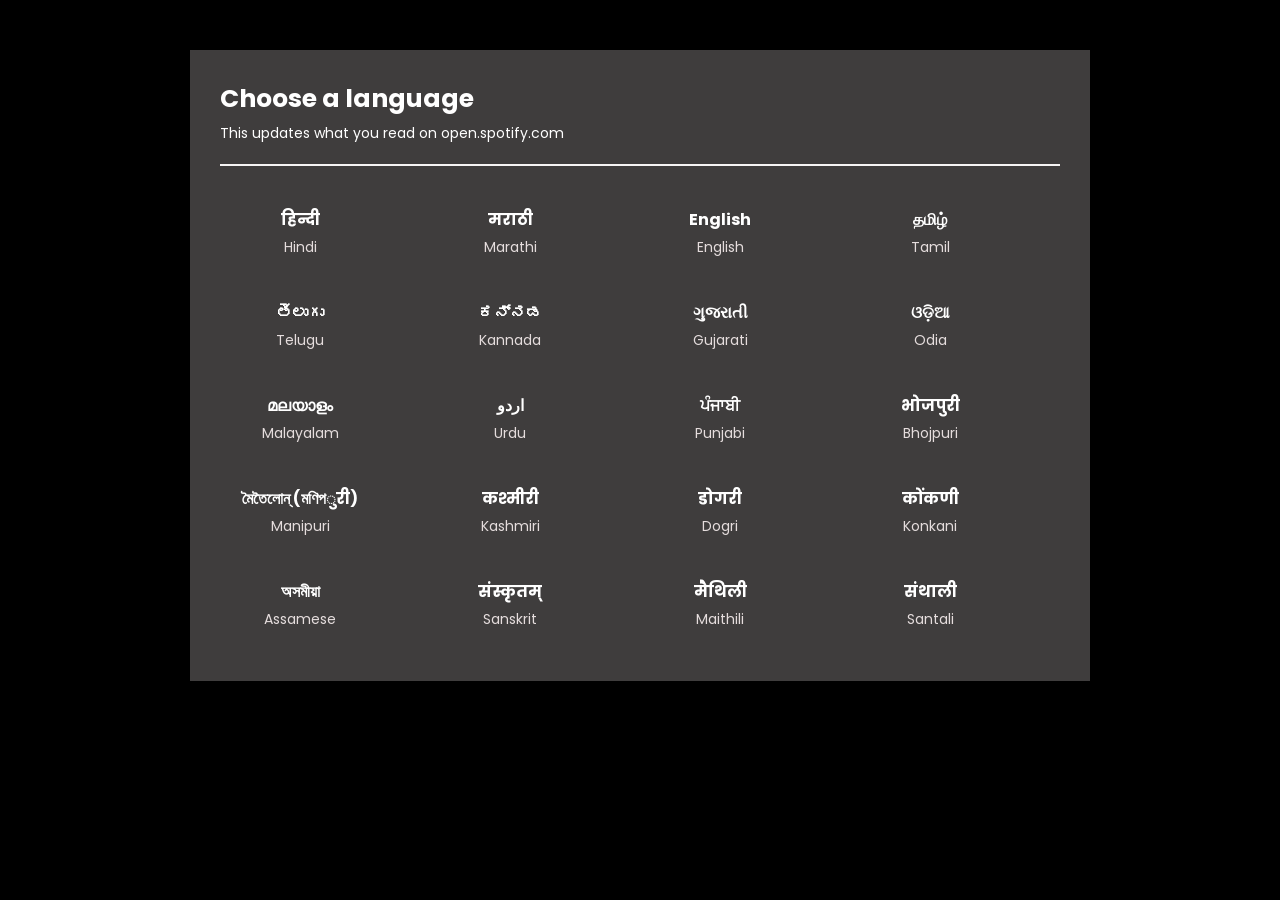
<file: lang.html>
<!DOCTYPE html>
<html lang="en">
<head>
    <meta charset="UTF-8">
    <meta name="viewport" content="width=device-width, initial-scale=1.0">
    <title>Select Language</title>
    <link rel="stylesheet" href="style.css">
    <link rel="stylesheet" href="media.css">
    <link rel="stylesheet" href="https://cdnjs.cloudflare.com/ajax/libs/font-awesome/6.7.2/css/all.min.css">
    <link href="https://fonts.googleapis.com/css2?family=Poppins:ital,wght@0,100;0,200;0,300;0,400;0,500;0,600;0,700;0,800;0,900;1,100;1,200;1,300;1,400;1,500;1,600;1,700;1,800;1,900&display=swap"
        rel="stylesheet">
</head>
<body>
    <div class="language">
        <div class="lang-mid">
            <div class="lang-header">
                <h2>Choose a language</h2>
                <p>This updates what you read on open.spotify.com</p>
            </div>
            <div class="lang-border"></div>
            <div class="lang-body">
                <div class="lang-body-items">
                    <h3>हिन्दी</h3>
                    <p>Hindi</p>
                </div>

                <div class="lang-body-items">
                    <h3>मराठी</h3>
                    <p>Marathi</p>
                </div>

                <div class="lang-body-items">
                    <h3>English</h3>
                    <p>English</p>
                </div>

                <div class="lang-body-items">
                    <h3>தமிழ்</h3>
                    <p>Tamil</p>
                </div>

                <div class="lang-body-items">
                    <h3>తెలుగు</h3>
                    <p>Telugu</p>
                </div>

                <div class="lang-body-items">
                    <h3>ಕನ್ನಡ</h3>
                    <p>Kannada</p>
                </div>

                <div class="lang-body-items">
                    <h3>ગુજરાતી</h3>
                    <p>Gujarati</p>
                </div>

                <div class="lang-body-items">
                    <h3>ଓଡ଼ିଆ</h3>
                    <p>Odia</p>
                </div>

                <div class="lang-body-items">
                    <h3>മലയാളം</h3>
                    <p>Malayalam</p>
                </div>

                <div class="lang-body-items">
                    <h3>اردو</h3>
                    <p>Urdu</p>
                </div>

                <div class="lang-body-items">
                    <h3>ਪੰਜਾਬੀ</h3>
                    <p>Punjabi</p>
                </div>

                <div class="lang-body-items">
                    <h3>भोजपुरी</h3>
                    <p>Bhojpuri</p>
                </div>

                <div class="lang-body-items">
                    <h3>মৈতৈলোন্ (মণিপुरी)</h3>
                    <p>Manipuri</p>
                </div>

                <div class="lang-body-items">
                    <h3>कश्मीरी</h3>
                    <p>Kashmiri</p>
                </div>

                <div class="lang-body-items">
                    <h3>डोगरी</h3>
                    <p>Dogri</p>
                </div>

                <div class="lang-body-items">
                    <h3>कोंकणी</h3>
                    <p>Konkani</p>
                </div>

                <div class="lang-body-items">
                    <h3>অসমীয়া</h3>
                    <p>Assamese</p>
                </div>

                <div class="lang-body-items">
                    <h3>संस्कृतम्</h3>
                    <p>Sanskrit</p>
                </div>

                <div class="lang-body-items">
                    <h3>मैथिली</h3>
                    <p>Maithili</p>
                </div>

                <div class="lang-body-items">
                    <h3>संथाली</h3>
                    <p>Santali</p>
                </div>
            </div>
        </div>
    </div>
</body>
<script src="script.js"></script>
</html>
</file>
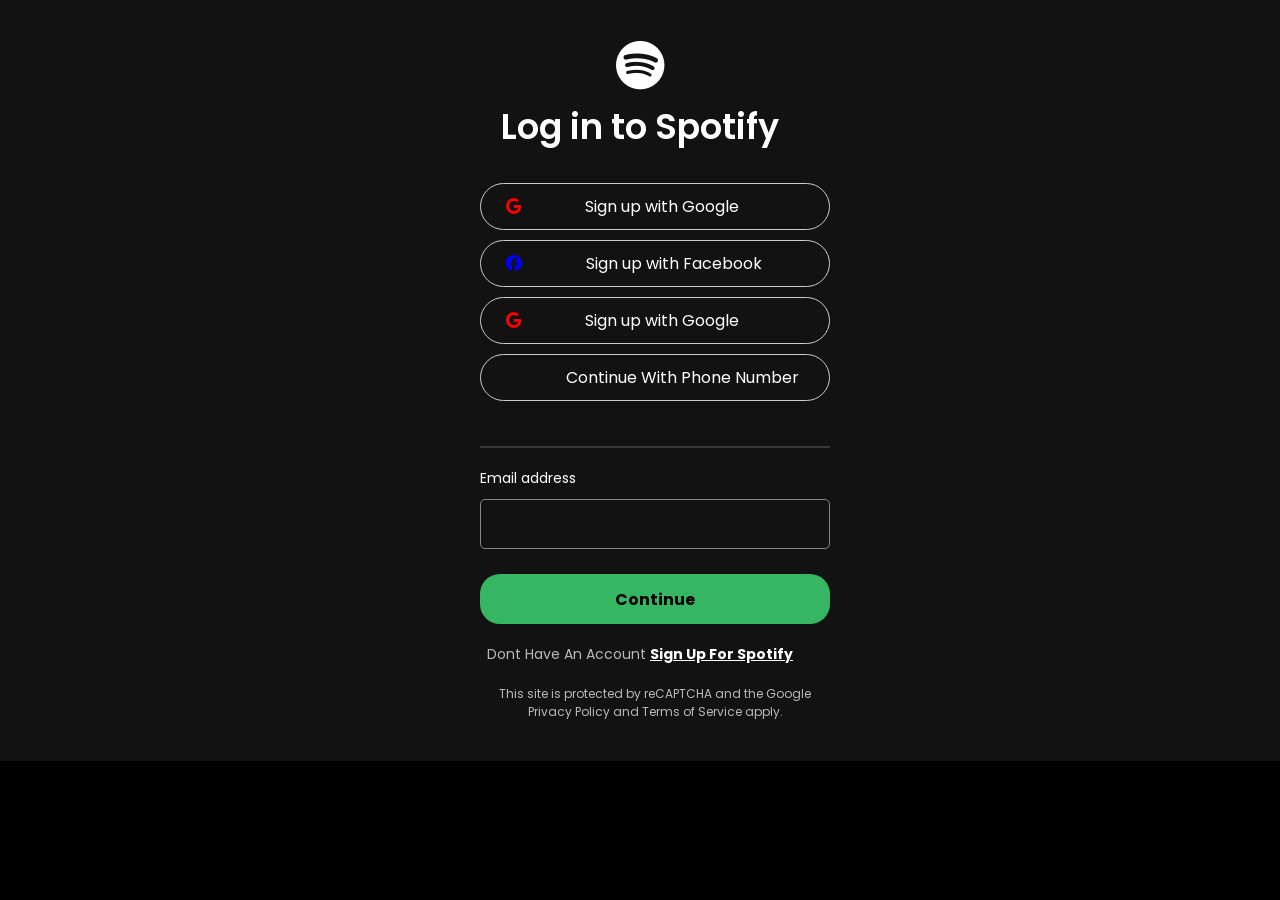
<file: login.html>
<!DOCTYPE html>
<html lang="en">
<head>
    <meta charset="UTF-8">
    <meta name="viewport" content="width=device-width, initial-scale=1.0">
    <title>login page</title>
    <link rel="stylesheet" href="style.css">
    <link rel="stylesheet" href="media.css">
    <link rel="stylesheet" href="https://cdnjs.cloudflare.com/ajax/libs/font-awesome/6.7.2/css/all.min.css">
    <link href="https://fonts.googleapis.com/css2?family=Poppins:ital,wght@0,100;0,200;0,300;0,400;0,500;0,600;0,700;0,800;0,900;1,100;1,200;1,300;1,400;1,500;1,600;1,700;1,800;1,900&display=swap"
        rel="stylesheet">
</head>
<body>
    <div class="login-main">
        <div class="login-content">
            <div class="login-hdr">
                <i class="fa-brands fa-spotify icon-spotify"></i>
                <h1>Log in to Spotify</h1>
            </div>

            <div class="external-login">
                <div class="external-login-btn">
                    <a href="#">
                        <i class="fa-brands fa-google google-btn"></i>
                        <span>Sign up with Google</span>
                    </a>
                </div>

                <div class="external-login-btn">
                    <a href="#">
                        <i class="fa-brands fa-facebook facebook-btn"></i>
                        <span>Sign up with Facebook</span>
                    </a>
                </div>

                <div class="external-login-btn">
                    <a href="#">
                        <i class="fa-brands fa-google google-btn"></i>
                        <span>Sign up with Google</span>
                    </a>
                </div>

                <div class="external-login-btn">
                    <a href="#">
                        <span>Continue With Phone Number</span>
                    </a>
                </div>             
            </div>

            <div class="second-login"></div>
            
            <form action="#" class="login-form">
                <div class="login-input">
                    <label for="login_email">
                        Email address
                    </label>
                    <input type="email" name="login_email" id="login_email">
                </div>
                
                <button class="login-Btns">
                    Continue
                </button>
            </form>

            
            <div class="login-to-signup">
                <span>Dont Have An Account <a href="signup.html"> Sign Up For Spotify</a></span>
            </div>
            <p class="login-terms"> This site is protected by reCAPTCHA and the Google Privacy Policy and Terms of Service apply.</p>
            
        </div>
    </div>
</body>
<script src="script.js"></script>
</html>
</file>
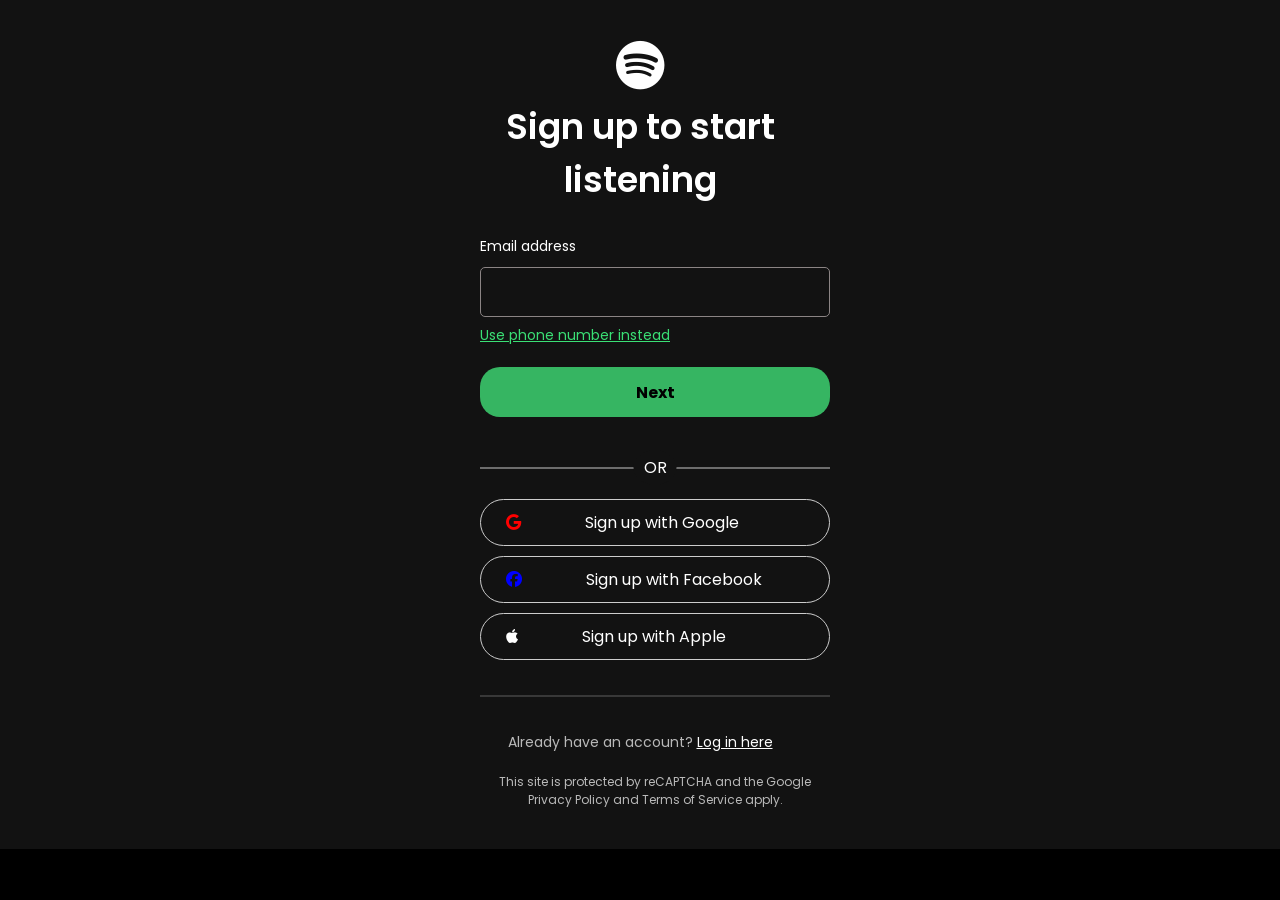
<file: signup.html>
<!DOCTYPE html>
<html lang="en">
<head>
    <meta charset="UTF-8">
    <meta name="viewport" content="width=device-width, initial-scale=1.0">
    <title>signup page</title>
    <link rel="stylesheet" href="style.css">
    <link rel="stylesheet" href="media.css">
    <link rel="stylesheet" href="https://cdnjs.cloudflare.com/ajax/libs/font-awesome/6.7.2/css/all.min.css">
    <link href="https://fonts.googleapis.com/css2?family=Poppins:ital,wght@0,100;0,200;0,300;0,400;0,500;0,600;0,700;0,800;0,900;1,100;1,200;1,300;1,400;1,500;1,600;1,700;1,800;1,900&display=swap"
        rel="stylesheet">
</head>
<body>
    <div class="main-signup">
        <div class="main-contain">
            <div class="main-header">
                <i class="fa-brands fa-spotify icon-spotify"></i>
                <h1>Sign up to start listening</h1>
            </div>

            <form action="#" class="signup-form">
                <div class="signup-input">
                    <label for="signup_email">
                        Email address
                    </label>
                    <input type="email" name="signup_email" id="signup_email">
                </div>
                <div class="signup-link-phone">
                    <a href="#">
                        Use phone number instead
                    </a>
                </div>
                <button class="signupBtns">
                    Next
                </button>
            </form>

            <div class="or-hr">
                <span>OR</span>
            </div>

            <div class="external-signup">
                <div class="external-signup-btn">
                    <a href="#">
                        <i class="fa-brands fa-google google-btn"></i>
                        <span>Sign up with Google</span>
                    </a>
                </div>

                <div class="external-signup-btn">
                    <a href="#">
                        <i class="fa-brands fa-facebook facebook-btn"></i>
                        <span>Sign up with Facebook</span>
                    </a>
                </div>

                <div class="external-signup-btn">
                    <a href="#">
                        <i class="fa-brands fa-apple apple-btn"></i>
                        <span>Sign up with Apple</span>
                    </a>
                </div>
            </div>

            <div class="second-signup"></div>
            <div class="signup-to-login">
                <span>Already have an account? <a href="login.html"> Log in here</a></span>
            </div>
            <p class="signup-terms"> This site is protected by reCAPTCHA and the Google Privacy Policy and Terms of Service apply.</p>
        </div>
    </div>
</body>
<script src="script.js"></script>
</html>
</file>
<file: style.css>
body {
    background-color: black;
}
html{
    scroll-behavior: smooth;
}

*{
    font-family: "Poppins", sans-serif;
    box-sizing: border-box;
    list-style: none;
    text-decoration: none;
    margin: 0px;
    padding: 0px;
}

header{
    display: flex;
    padding: 10px 30px;
    /* position: fixed; */
}
.left {
    display: flex;
    flex-basis: 50%;
    align-items: center;
    justify-content: flex-start;
}
.left>figure{
    display: flex;
    gap: 30px;
    /* justify-content: center; */
    align-items: center;
}

.icon-spotify{
    font-size: 40px;
    color: white;
}
.icon-house{
    font-size: 20px;
    color: rgb(176, 169, 169);
    padding: 15px;
    background-color: #2A2A2A;
    border-radius: 50%;
    margin-right: 10px;
    cursor: pointer;
}
.icon-house:hover{
    color: white;
}
.search{
    background-color: #2A2A2A;
    padding: 12px 18px 10px 15px;
    border-radius: 25px;
}
.icon-searchbar{
    color: white;
    font-size: 24px;
    cursor: pointer;
}
.icon-brouse{
    color: white;
    font-size: 24px;
    border-left: 2px solid white;
    padding-left: 15px;
    cursor: pointer;
}
.search>input{
    background: transparent;
    border: none;
    outline: none;
    color: white;
    width: 400px;
    font-size: 16px;
    margin-left: 10px;
    cursor: pointer;
}
.search>input::placeholder{
    color: #ccc;
}


.right{
    display: flex;
    justify-content: flex-end;
    align-items: center;
    flex-basis: 50%;
    /* border: 1px solid red; */
}
.right>nav>ul{
    display: flex;
    justify-content: center;
    align-items: center;
    gap: 10px;
    border-right: 2px solid white;
    padding-right: 25px;
}
.right>nav>ul>li>a{
    color: #ccc;
}
.right>nav>ul>li>a:hover{
    color: white;
    font-weight: bold;
}
.right-content{
    margin-left: 30px;
    display: flex;
    align-items: center;
}
.right-content>ul{
    display: flex;
    justify-content: center;
    align-items: center;
    gap: 20PX;
}
.right-content>ul>li>a{
    color: #CCC;
}
.right-content>ul>li>a:hover{
    color: white;
    font-weight: bold;
}
.right-content>ul>li>a>i{
    font-size: 20px;
    padding-right: 10px;
}
.right-content ul li:last-child a{
    padding: 10px 25px;
    background-color: white;
    border-radius: 20px;
    font-weight: bold;
    color: black;
    font-size: 15px;
}
.right-content ul li:last-child a:hover{
    font-size: 17px;
}






.main-signup{
    background-color: #121212;
    /* height: 100vh; */
}
.main-contain{
    width: 25%;
    margin: auto;
    padding: 40px 0px;
    /* border: 1px solid white; */
}
.main-header{
    display: flex;
    justify-content: center;
    align-items: center;
    flex-direction: column;
}
.main-header i{
    font-size: 50px;
}
.main-header h1{
    color: white;
    font-size: 35px;
    font-weight: 600;
    text-align: center;
    margin: 10px 0px;
}
.signup-form{
    width: 350px;
    margin: 20px auto 0px auto;
}
.signup-input label{
    width: 100%;
    color: white;
    font-size: 14px;
    display: block;
    padding-bottom: 10px;
}
.signup-input input{
    width: 350px;
    /* margin: 0px 20px; */
    outline: none;
    height: 50px;
    border: 1px solid #8b8484;
    background-color: transparent;
    border-radius: 5px;
    padding-left: 10px;
    font-size: 16px;
    color: white;
    margin-bottom: 5px;
}
.signup-input input:focus{
    border: 2px solid #fff;
}
.signup-link-phone a{
    color: #3AE075;
    text-decoration: underline;
    font-size: 14px;
}

.signupBtns{
    width: 350px;
    height: 50px;
    border-radius: 20px;
    background-color: #36b562;
    color: black;
    margin: 20px 0px;
    cursor: pointer;
    font-weight: bold;
    border: none;
    font-size: 16px;
}
.or-hr{
    border: 1px solid #6d6d6d;
    position: relative;
    margin: 30px auto;
    width: 350px;
}
.or-hr span{
    position: absolute;
    color: white;
    top: -18px;
    left: 50%;
    transform: translateX(-50%);
    background-color: #121212;
    padding: 5px 10px;
    border-radius: 50%;
}


.external-signup{
    width: 350px;
    margin: auto;
}
.external-signup-btn{
    border: 1px solid #ccc;
    border-radius: 30px;
    padding: 10px 25px;
    margin-bottom: 10px;
}
.external-signup-btn:hover{
    border: 2px solid white;
}

.external-signup-btn a{
    /* font-weight: bold; */
    color: white;
}
.external-signup-btn a span{
    width: 200px;
    padding-left: 60px;
}
.google-btn{
    /* background-image: linear-gradient(to bottom,red,green,yellow); */
    color: red;
}
.facebook-btn{
    color: blue;
}
.apple-btn{
    color: white;
}


.second-signup{
    width: 350px;
    margin: 35px auto;
    border: 1px solid #383838;
}

.signup-to-login{
    text-align: center;
    color: #b9b9b9;
    font-size: 14px;
}
.signup-to-login a{
    color: white;
    text-decoration: underline;
}
.signup-terms{
    text-align: center;
    color: #b9b9b9;
    font-size: 12px;
    width: 350px;
    margin: auto;
    padding-top: 20px;
}    





.login-main{
    background-color: #121212;
}
.login-content{
    width: 25%;
    margin: auto;
    padding: 40px 0px;
}
.login-hdr{
    display: flex;
    justify-content: center;
    align-items: center;
    flex-direction: column;
}
.login-hdr i{
    font-size: 50px;
}
.login-hdr h1{
    color: white;
    font-size: 35px;
    font-weight: 600;
    text-align: center;
    margin: 10px 0px;
}

.external-login{
    width: 350px;
    margin: 20px auto;
}
.external-login-btn{
    border: 1px solid #ccc;
    border-radius: 30px;
    padding: 10px 25px;
    margin-bottom: 10px;
}
.external-login-btn:last-child{
    padding-right: 20px;
}
.external-login-btn:hover{
    border: 2px solid white;
}

.external-login-btn a{
    /* font-weight: bold; */
    color: white;
}
.external-login-btn a span{
    width: 200px;
    padding-left: 60px;
}


.second-login{
    width: 350px;
    margin: 45px auto 0px auto;
    border: 1px solid #383838;
}

.login-form{
    width: 350px;
    margin: 20px auto 0px auto;
}
.login-input label{
    width: 100%;
    color: white;
    font-size: 14px;
    display: block;
    padding-bottom: 10px;
}
.login-input input{
    width: 350px;
    /* margin: 0px 20px; */
    outline: none;
    height: 50px;
    border: 1px solid #8b8484;
    background-color: transparent;
    border-radius: 5px;
    padding-left: 10px;
    font-size: 16px;
    color: white;
    margin-bottom: 5px;
}
.login-input input:hover{
    border: 1px solid white;
}

.loginp-input input:focus{
    border: 2px solid #fff;
}
.login-Btns{
    width: 350px;
    height: 50px;
    border-radius: 20px;
    background-color: #36b562;
    color: black;
    margin: 20px 0px;
    cursor: pointer;
    font-weight: bold;
    border: none;
    font-size: 16px;
}



.login-to-signup{
    text-align: center;
    color: #b9b9b9;
    font-size: 14px;
}
.login-to-signup a{
    color: white;
    font-weight: bold;
    text-decoration: underline;
}
.login-terms{
    text-align: center;
    color: #b9b9b9;
    font-size: 12px;
    width: 350px;
    margin: auto;
    padding-top: 20px;
}    








.hdr-mobile {
    display: none;
}



#get-premium-mob-notify {
    display: none;
}








#spotifybody{
    max-width: 100%;
    display: flex;
    justify-content: space-evenly;
    margin-top: 5px;
    margin-bottom: 5px;
}
.spotifybody-left{
    flex-basis: 20%;
    max-height: 80vh;
    display: flex;
    justify-content: space-between;
    flex-direction: column;
    border: 1px solid #000;
    background-color: #121212;
    border-radius: 10px;
}


.spotifybody-right{
    flex-basis: 78%;
    max-height: 80vh;
    border: 1px solid #000;
    background-color: #202020;
    border-radius: 10px;
    overflow-x: scroll;
    scrollbar-width: none;
}

.spotifybody-left-top{
    display: flex;
    justify-content: space-between;
    align-items: center;
    position: relative;
    padding: 10px 25px;
}
.spotifybody-left-top h2{
    width: 100%;
    color: white;
    font-weight: 600;
    font-size: 16px;
    position: relative;
}
.your-lib{
    color: #fff;
    background-color: transparent;
    padding: 10px;
    border: none;
    cursor: pointer;
    position: absolute;
    right: 10px;
}
.lib-option{
    color: #ccc;
    position: absolute;
    top: 50px;
    right: 20px;
    background-color: #3E3E3E;
    padding: 10px 15px;
    font-size: 14px;
    font-weight: 500;
    display: none;
}
.lib-option i{
    margin-right: 10px;
}
.lib-option-show{
    display: block;
}
.spotifybody-left-card{
    padding: 20px;
    margin: 10px;
    background-color: #1F1F1F;
    margin-bottom: 20px;
}
.spotifybody-left-card h3{
    color: white;
    font-size: 16px;
}
.spotifybody-left-card p{
    color: white;
    font-size: 13px;
    margin: 10px 0px;
}
.spotifybody-left-card a{
    color: black;
    background-color: white;
    padding: 4px 14px;
    border-radius: 20px;
    font-size: 13px;
    font-weight: bold;
}

.quick-links{
    padding: 20px ;
}
.quick-links a{
    color: #ccc;
    font-size: 12px;
    padding-right: 25px;
}
.langselect{
    margin-left: 20px;
    margin-top: 10px;
    margin-bottom: 20px;
}
.langselect span{
    color: white;
    border: 1px solid #ccc;
    padding: 5px 10px;
    border-radius: 20px;
    font-weight: bold;
}
.langselect span a{
    color: white;
}


.language{
    max-width: 900px;
    margin: 50px auto;
    background-color: rgb(63, 61, 61);
}
.lang-mid{
    padding: 30px;
}
.lang-header{
    position: fixed;
}
.lang-header h2{
    font-size: 25px;
    font-weight: bold;
    color: white;
}
.lang-header p{
    font-size: 14px;
    color: white;
    margin-top: 5px;    
}
.lang-border{
    border: 0.1px solid #f6f4f4;
    border-width: 0.1px;
    margin-top: 10%;
}
.lang-body{
    display: flex;
    justify-content: center;
    align-items: center;
    flex-wrap: wrap;
    margin-top: 20px;
}
.lang-body-items{
    flex-basis: 20%;
    margin: 2.5%;
    cursor: pointer;
}
.lang-body-items h3{
    color: white;
    font-size: 16px;
    text-align: center;
    padding-right: 50px;
}
.lang-body-items p{
    color: rgb(229, 221, 221);
    font-size: 14px;
    text-align: center;
    padding-right: 50px;
    padding-top: 5px;
}







.spotifybody-right-container{
    margin: 20px;
}
.spotifybody-right-hdr{
    display: flex;
    justify-content: space-between;
    align-items: center;
}
.spotifybody-right-hdr h2 a{
    color: white;
}
.spotifybody-right-hdr span a{
    color: #ccc;
    font-size: 14px;
    font-weight: 600;
}

.spotifybody-right-body{
     width: 75vw;   
    margin-top: 20px;
    overflow-y: hidden;
    display: flex;
    overflow-x: auto;
    white-space: nowrap;
    scrollbar-width: none;
}
.spotify-right-item-1{
    display: inline-table;
    max-width: 200px;
    cursor: pointer;
    padding: 10px;
    position: relative;
}
.spotify-image-item-1 img{
    width: 200px;
    height: 200px;
    border-radius: 5px;
}
.spotify-content-item-1 h4{
     white-space: wrap;
}
.spotify-content-item-1 h4 a{
    color: white;
    font-weight: 600;
}
.spotify-content-item-1 span{
    white-space: wrap;
}
.spotify-content-item-1 span a{
    color: #ccc;
    font-size: 14px;
}
.spotify-content-item-1 h4 a:hover,
.spotify-content-item-1 span a:hover{
    text-decoration: underline;
}
.spotify-btn-item-1{
    position: absolute;
    top: 170px;
    right: 10px;
    background-color: #000;
    border-radius: 50%;
    opacity: 0;
    transition: 0.5s;
}
.spotify-btn-item-1 a{
     color: #3AE075;
}
.spotify-btn-item-1 a i{
    font-size: 50px;
}
.spotify-right-item-1:hover{
    background-color: #2A2A2A;
}
.spotify-right-item-1:hover .spotify-btn-item-1{
    opacity: 1;
    top: 140px;
}







.spotify-right-footer{
    margin-left: 20px;
    margin-top: 50px;
    margin-bottom: 40px;
    display: flex;
    justify-content: space-between;
    align-items: flex-start;
}

.spotify-right-footer-item-1,
.spotify-right-footer-item-2,
.spotify-right-footer-item-3,
.spotify-right-footer-item-4{
    flex-basis: 16%;
}

.spotify-right-footer-item-1 h3,
.spotify-right-footer-item-2 h3,
.spotify-right-footer-item-3 h3,
.spotify-right-footer-item-4 h3{
    color: white;
    font-weight: 600;
    font-size: 16px;
}

.spotify-right-footer-item-1 ul li,
.spotify-right-footer-item-2  ul li,
.spotify-right-footer-item-3  ul li,
.spotify-right-footer-item-4  ul li{
    color: #ccc;
    line-height: 35px;
    font-size: 14px;
}

.spotify-right-footer-item-5{
    flex-basis: 35%;
    display: flex;
    justify-content: center;
    gap: 20px;
}
.social-icons{
    color: white;
    background-color: #353535;
    padding: 10px 15px;
    border-radius: 50%;
    cursor: pointer;
    font-size: 14px;
}
.social-icons:hover{
    background-color: #727272;
}
.cpy-dividr {
    width: 98%;
    height: 1px;
    border: 1px solid #636262;
    margin: auto;
}
.cpy-text {
    text-align: left;
    color: #ccc;
    font-size: 14px;
    margin: 30px 0px;
    margin-left: 20px;
}





.cpy-text-content {
    margin-top: 30px;
    margin-bottom: 50px;
    margin-left: 20px;
}

.quick-links-mob {
    /* padding: 20px; */
    margin-bottom: 10px;
    display: none;
}

.quick-links-mob a {
    color: #ccc;
    font-size: 13px;
    padding-right: 10px;
}

.lang-select-mob {
    margin-top: 20px;
    margin-bottom: 40px;
    display: none;
}

.lang-select-mob span {
    color: white;
    border: 1px solid #ccc;
    padding: 5px 10px;
    border-radius: 20px;
    font-weight: bold;
    font-size: 13px;
}




footer {
    background-image: linear-gradient(to right, #ae2896, #509bf5);
    display: flex;
    justify-content: space-between;
    align-items: center;
    padding: 12px 25px;
}

.footer-content h3 {
    color: #fff;
    font-weight: 600;
    font-size: 14px;
}

.footer-content p {
    color: #fff;
    font-size: 14px;
}

.footer-button-link {
    color: black;
    background-color: white;
    font-size: 14px;
    font-weight: bold;
    padding: 15px 30px;
    border-radius: 25px;
}
</file>
<file: media.css>
@media only screen and (min-width: 200px) and (max-width: 575px) {  


body {
    background-color: black;
}
html{
    scroll-behavior: smooth;
}

*{
    margin: 0px;
    padding: 0px;
    box-sizing: border-box;
    text-decoration: none;
    list-style: none;
    font-family: "Poppins", sans-serif;
}


header{
    display: none;
}

.hdr-mobile {
    display: block;
    padding: 10px 15px;
    display: flex;
    align-items: center;
    justify-content: space-around;
}

#get-premium-mob-notify {
    display: block;
}
.hdr-mobile-left{
    flex-basis: 20%;
}
.hdr-mobile-left i{
    font-size: 40px;
    color: white;
}
.hdr-mobile-right{
    flex-basis: 80%;
    display: flex;
    align-items: center;
    /* gap: 30px; */
}
.hdr-mobile-right-icon{
    display: flex;
    justify-content: center;
    align-items: center;
}
.hdr-searchbar {
    padding: 5px 15px;
    border-radius: 10px;
    background-color: rgb(79, 76, 76);
}
.hdr-searchbar i{
    color: white;
    font-size: 20px;
    margin-right: 10px;
    /* padding-left: 20px; */
}
.hdr-searchbar a{
    color: white;
    margin-right: 10px;
}

.menuicon i{
    color: white;
    margin-left: 80px;
    font-size: 25px;
}
.hdr-mobile-menuitems nav{
    position: fixed;
    top: 0px;
    right: -500px;
    background-color: black;
    width: 100%;
    height: 100vh;
    transition: 0.5s;
    z-index: 99999;
}
.hdr-mobile-menuitems nav ul {
    margin-top: 80px;
    margin-left: 40px;
    color: white;
}
.hdr-mobile-menuitems nav ul li a{
    color: white;
    font-weight: bold;
}

.mobile-nav-close {
    position: absolute;
    right: 20px;
    top: 20px;
}

.mobile-nav-close i {
    font-size: 25px;
    color: white;
}


.hdr-mobile-menuitems nav ul li:nth-child(1),
.hdr-mobile-menuitems nav ul li:nth-child(2),
.hdr-mobile-menuitems nav ul li:nth-child(3){
    font-size: 20px;
    padding-bottom: 25px;
}

.hdr-mobile-menuitems nav ul li:nth-child(4),
.hdr-mobile-menuitems nav ul li:nth-child(5),
.hdr-mobile-menuitems nav ul li:nth-child(6),
.hdr-mobile-menuitems nav ul li:nth-child(7),
.hdr-mobile-menuitems nav ul li:nth-child(8){
    padding-bottom: 15px;
}

.mobile-nav-close i{
    font-size: 28px;
    color: white;
}

#get-premium-mob-notify {
    display: block;
    background-color: #FFCDD2;
    position: relative;
    padding: 35px 20px;
    }
    .show-mobile-nav {
        right: 0px !important;
    }

    .close-premium-notify {
        position: absolute;
        top: 10px;
        right: 10px;
        font-size: 22px;
    }

    #get-premium-mob-notify h1 {
        font-size: 34px;
        font-weight: 600;
    }

    #get-premium-mob-notify p {
        line-height: 20px;
        margin-bottom: 10px;
    }

    #get-premium-mob-notify a {
        background-color: black;
        color: white;
        padding: 5px 10px;
        font-size: 14px;
        font-weight: bold;
        border-radius: 15px;
    }

    .hide-get-premium-mob-notify {
        display: none !important;
    }





    .spotifybody-left{
        display: none;
    }
    .spotifybody-right{
        flex-basis: 95%;
    }


    .spotifybody-right-hdr h2{
        font-size: 18px;
        font-weight: 600;
    }
    .spotifybody-right-hdr span a{
        display: none;
    }

    .spotifybody-right-body{
        width: 90vw;
    }
    .spotifybdy-right-item-1 {
        max-width: 150px;
    }
    .spotify-image-item-1 img{
        width: 150px;
        height: 150px;
    }
    .spotify-content-item-1 span{
        display: none;
    }

    .spotify-right-footer{
        flex-direction: column;
    }

    .spotifybdy-right-footer-item-1,
    .spotifybdy-right-footer-item-2,
    .spotifybdy-right-footer-item-3,
    .spotifybdy-right-footer-item-4,
    .spotifybdy-right-footer-item-5 {
        flex-basis: 50%;
        margin-bottom: 35px;
    }

     .quick-links-mob {
        display: block;
    }

    .lang-select-mob {
        display: block;
    }




    
    footer{
        display: none;
    }






    .login-main {
        padding-top: 0px;
    }

    .login-content {
        width: 100%;
    }

    .login-hdr i{
        width: 25px;
    }

    .signup span {
        text-align: center;
    }
    
    .signup span:last-child a {
        padding-top: 10px;
        display: block;
    }



     .main-contain {
        width: 100%;
    }

    .signup-header i {
        width: 25px;
        margin-bottom: 20px;
    }
    
    .signup-header h1 {
        font-size: 30px;
    }





}
</file>
